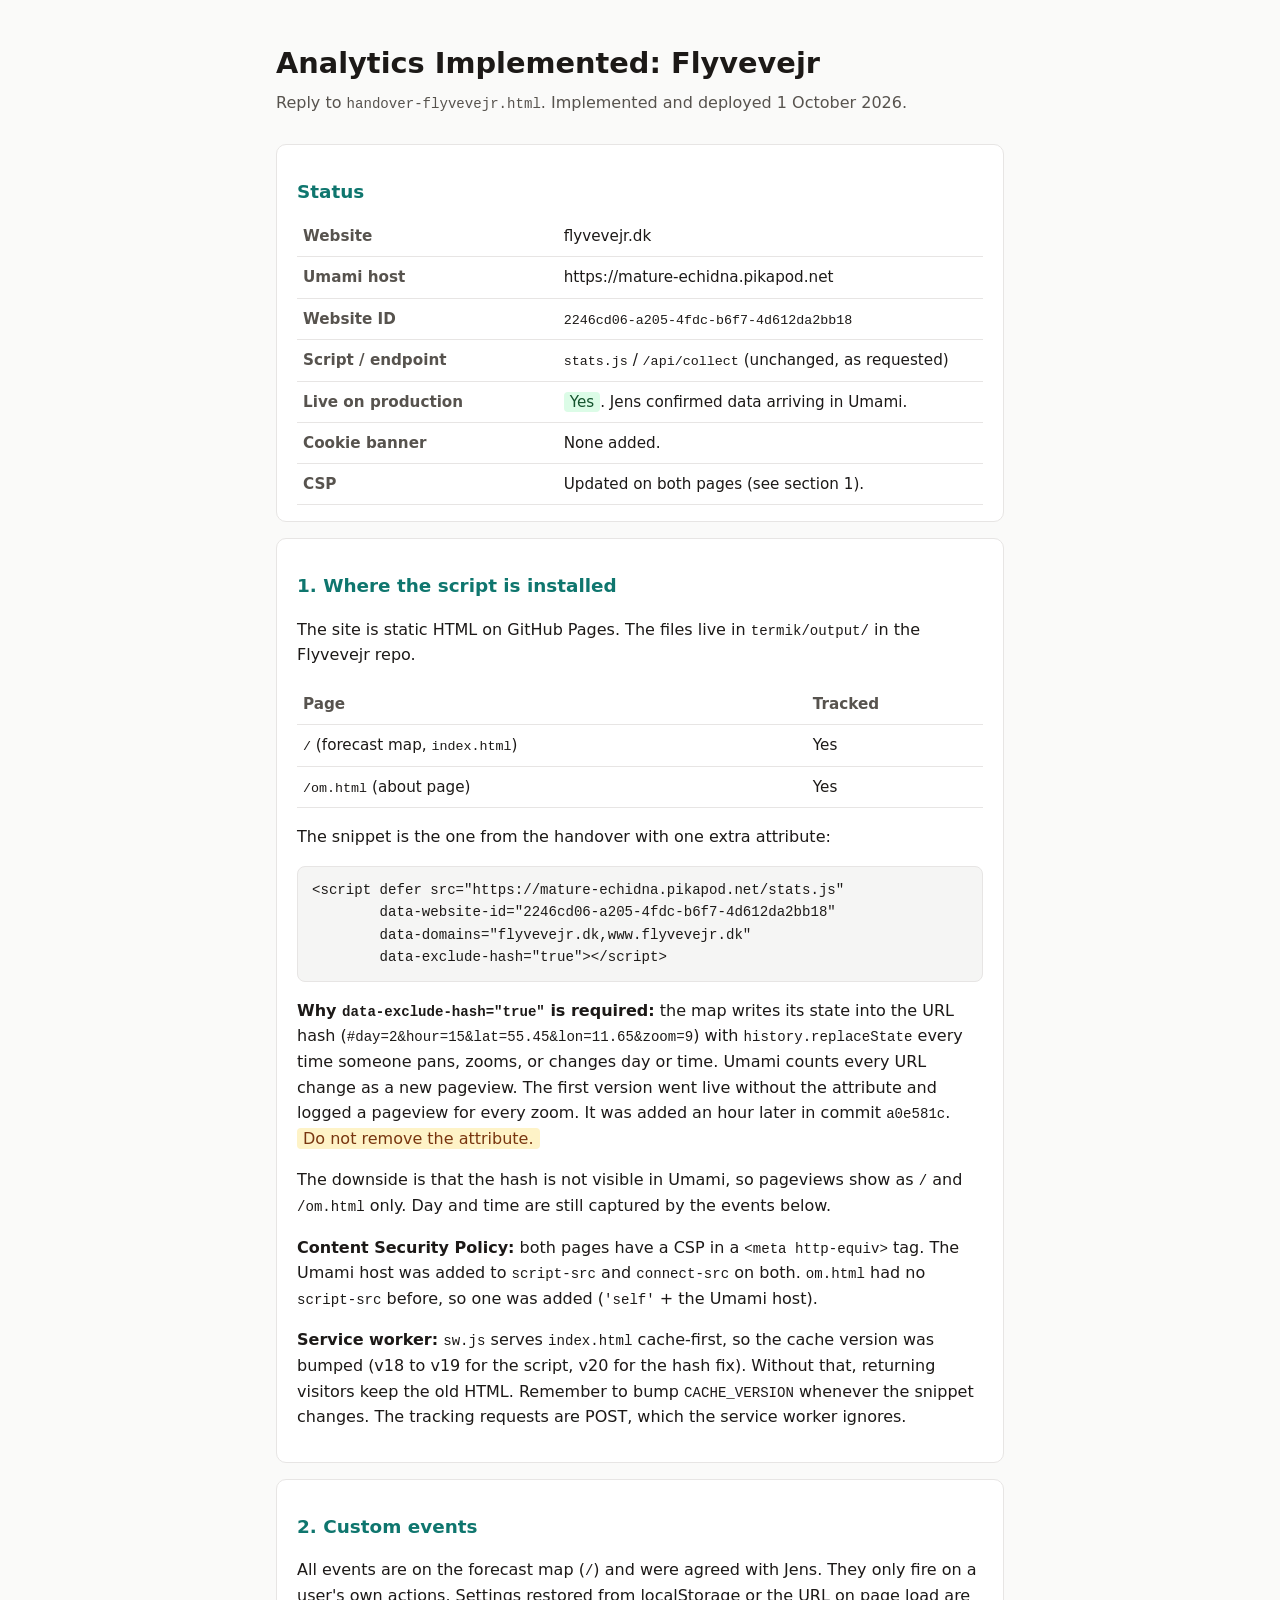
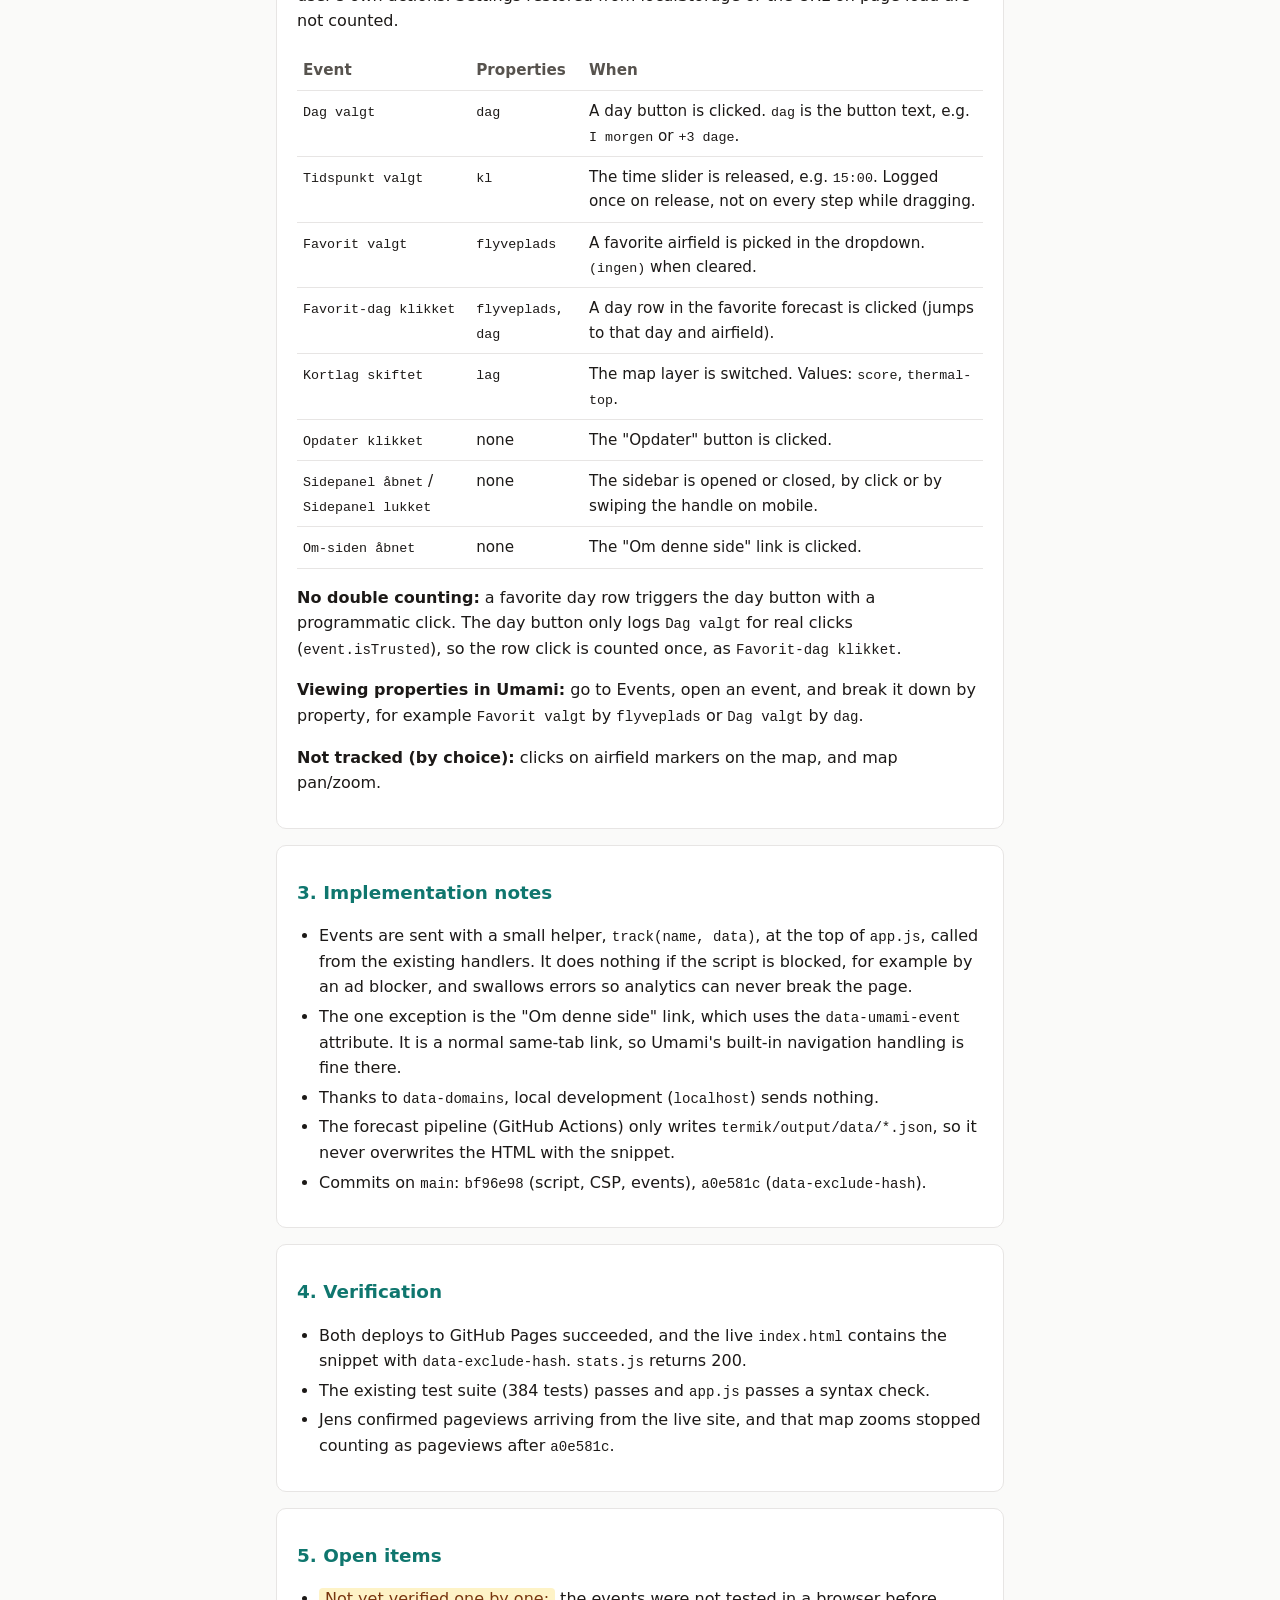
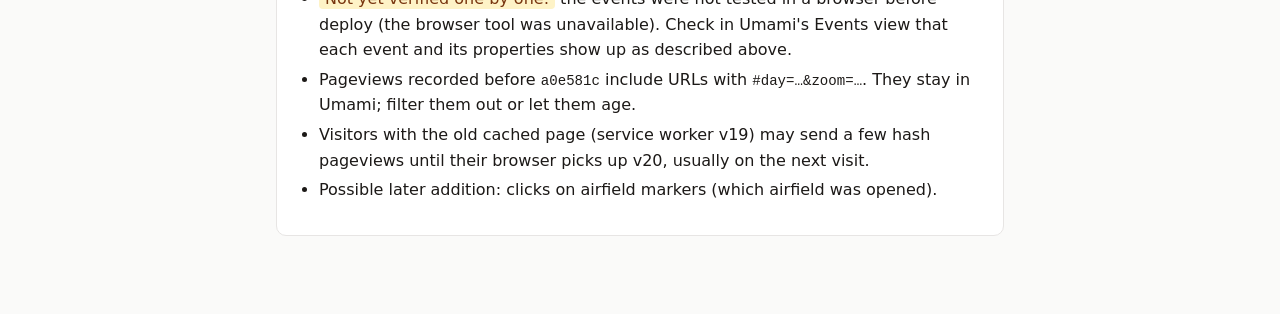
<file: docs/Referat/2026-10-01-umami-statistik.html>
<!doctype html>
<html lang="en">
<head>
<meta charset="utf-8">
<meta name="viewport" content="width=device-width, initial-scale=1">
<title>Flyvevejr Analytics Implemented</title>
<style>
  :root {
    --bg: #fafaf9; --fg: #1c1917; --muted: #57534e; --card: #ffffff;
    --border: #e7e5e4; --accent: #0f766e; --code-bg: #f5f5f4;
    --fill-bg: #fef3c7; --fill-fg: #78350f;
    --ok-bg: #dcfce7; --ok-fg: #14532d;
  }
  @media (prefers-color-scheme: dark) {
    :root {
      --bg: #1c1917; --fg: #f5f5f4; --muted: #a8a29e; --card: #292524;
      --border: #44403c; --accent: #5eead4; --code-bg: #1c1917;
      --fill-bg: #422006; --fill-fg: #fde68a;
      --ok-bg: #052e16; --ok-fg: #bbf7d0;
    }
  }
  * { box-sizing: border-box; }
  body {
    margin: 0; background: var(--bg); color: var(--fg);
    font: 16px/1.6 system-ui, -apple-system, "Segoe UI", sans-serif;
  }
  main { max-width: 760px; margin: 0 auto; padding: 40px 16px 64px; }
  h1 { font-size: 1.8rem; margin: 0 0 4px; }
  .meta { color: var(--muted); margin: 0 0 28px; }
  h2 { font-size: 1.15rem; margin: 28px 0 10px; color: var(--accent); }
  section {
    background: var(--card); border: 1px solid var(--border);
    border-radius: 10px; padding: 4px 20px 16px; margin-bottom: 16px;
  }
  .table-wrap { overflow-x: auto; }
  table { width: 100%; border-collapse: collapse; font-size: .95rem; }
  th, td { text-align: left; padding: 8px 6px; border-bottom: 1px solid var(--border); vertical-align: top; }
  th { color: var(--muted); font-weight: 600; }
  table.kv th { width: 38%; }
  code, pre { font-family: ui-monospace, Menlo, Consolas, monospace; font-size: .88em; }
  pre {
    background: var(--code-bg); border: 1px solid var(--border); border-radius: 8px;
    padding: 12px 14px; overflow-x: auto; white-space: pre;
  }
  .fill { background: var(--fill-bg); color: var(--fill-fg); padding: 1px 6px; border-radius: 4px; }
  .ok { background: var(--ok-bg); color: var(--ok-fg); padding: 1px 6px; border-radius: 4px; }
  ul, ol { padding-left: 22px; }
  li { margin: 4px 0; }
</style>
</head>
<body>
<main>
  <h1>Analytics Implemented: Flyvevejr</h1>
  <p class="meta">Reply to <code>handover-flyvevejr.html</code>. Implemented and deployed 1 October 2026.</p>

  <section>
    <h2>Status</h2>
    <table class="kv">
      <tr><th>Website</th><td>flyvevejr.dk</td></tr>
      <tr><th>Umami host</th><td>https://mature-echidna.pikapod.net</td></tr>
      <tr><th>Website ID</th><td><code>2246cd06-a205-4fdc-b6f7-4d612da2bb18</code></td></tr>
      <tr><th>Script / endpoint</th><td><code>stats.js</code> / <code>/api/collect</code> (unchanged, as requested)</td></tr>
      <tr><th>Live on production</th><td><span class="ok">Yes</span>. Jens confirmed data arriving in Umami.</td></tr>
      <tr><th>Cookie banner</th><td>None added.</td></tr>
      <tr><th>CSP</th><td>Updated on both pages (see section 1).</td></tr>
    </table>
  </section>

  <section>
    <h2>1. Where the script is installed</h2>
    <p>The site is static HTML on GitHub Pages. The files live in <code>termik/output/</code> in the Flyvevejr repo.</p>
    <table>
      <tr><th>Page</th><th>Tracked</th></tr>
      <tr><td><code>/</code> (forecast map, <code>index.html</code>)</td><td>Yes</td></tr>
      <tr><td><code>/om.html</code> (about page)</td><td>Yes</td></tr>
    </table>
    <p>The snippet is the one from the handover with one extra attribute:</p>
<pre>&lt;script defer src="https://mature-echidna.pikapod.net/stats.js"
        data-website-id="2246cd06-a205-4fdc-b6f7-4d612da2bb18"
        data-domains="flyvevejr.dk,www.flyvevejr.dk"
        data-exclude-hash="true"&gt;&lt;/script&gt;</pre>
    <p><strong>Why <code>data-exclude-hash="true"</code> is required:</strong> the map writes its
    state into the URL hash (<code>#day=2&amp;hour=15&amp;lat=55.45&amp;lon=11.65&amp;zoom=9</code>) with
    <code>history.replaceState</code> every time someone pans, zooms, or changes day or time. Umami
    counts every URL change as a new pageview. The first version went live without the attribute
    and logged a pageview for every zoom. It was added an hour later in commit <code>a0e581c</code>.
    <span class="fill">Do not remove the attribute.</span></p>
    <p>The downside is that the hash is not visible in Umami, so pageviews show as <code>/</code> and
    <code>/om.html</code> only. Day and time are still captured by the events below.</p>

    <p><strong>Content Security Policy:</strong> both pages have a CSP in a
    <code>&lt;meta http-equiv&gt;</code> tag. The Umami host was added to <code>script-src</code> and
    <code>connect-src</code> on both. <code>om.html</code> had no <code>script-src</code> before, so
    one was added (<code>'self'</code> + the Umami host).</p>

    <p><strong>Service worker:</strong> <code>sw.js</code> serves <code>index.html</code> cache-first,
    so the cache version was bumped (v18 to v19 for the script, v20 for the hash fix). Without that,
    returning visitors keep the old HTML. Remember to bump <code>CACHE_VERSION</code> whenever
    the snippet changes. The tracking requests are POST, which the service worker ignores.</p>
  </section>

  <section>
    <h2>2. Custom events</h2>
    <p>All events are on the forecast map (<code>/</code>) and were agreed with Jens. They only fire on a
    user's own actions. Settings restored from localStorage or the URL on page load are not counted.</p>
    <div class="table-wrap">
    <table>
      <tr><th>Event</th><th>Properties</th><th>When</th></tr>
      <tr><td><code>Dag valgt</code></td><td><code>dag</code></td>
          <td>A day button is clicked. <code>dag</code> is the button text, e.g. <code>I morgen</code> or <code>+3 dage</code>.</td></tr>
      <tr><td><code>Tidspunkt valgt</code></td><td><code>kl</code></td>
          <td>The time slider is released, e.g. <code>15:00</code>. Logged once on release, not on every step while dragging.</td></tr>
      <tr><td><code>Favorit valgt</code></td><td><code>flyveplads</code></td>
          <td>A favorite airfield is picked in the dropdown. <code>(ingen)</code> when cleared.</td></tr>
      <tr><td><code>Favorit-dag klikket</code></td><td><code>flyveplads</code>, <code>dag</code></td>
          <td>A day row in the favorite forecast is clicked (jumps to that day and airfield).</td></tr>
      <tr><td><code>Kortlag skiftet</code></td><td><code>lag</code></td>
          <td>The map layer is switched. Values: <code>score</code>, <code>thermal-top</code>.</td></tr>
      <tr><td><code>Opdater klikket</code></td><td>none</td>
          <td>The "Opdater" button is clicked.</td></tr>
      <tr><td><code>Sidepanel åbnet</code> / <code>Sidepanel lukket</code></td><td>none</td>
          <td>The sidebar is opened or closed, by click or by swiping the handle on mobile.</td></tr>
      <tr><td><code>Om-siden åbnet</code></td><td>none</td>
          <td>The "Om denne side" link is clicked.</td></tr>
    </table>
    </div>
    <p><strong>No double counting:</strong> a favorite day row triggers the day button with a
    programmatic click. The day button only logs <code>Dag valgt</code> for real clicks
    (<code>event.isTrusted</code>), so the row click is counted once, as <code>Favorit-dag klikket</code>.</p>
    <p><strong>Viewing properties in Umami:</strong> go to Events, open an event, and break it down by
    property, for example <code>Favorit valgt</code> by <code>flyveplads</code> or <code>Dag valgt</code> by <code>dag</code>.</p>
    <p><strong>Not tracked (by choice):</strong> clicks on airfield markers on the map, and map pan/zoom.</p>
  </section>

  <section>
    <h2>3. Implementation notes</h2>
    <ul>
      <li>Events are sent with a small helper, <code>track(name, data)</code>, at the top of
      <code>app.js</code>, called from the existing handlers. It does nothing if the script is
      blocked, for example by an ad blocker, and swallows errors so analytics can never break the page.</li>
      <li>The one exception is the "Om denne side" link, which uses the <code>data-umami-event</code>
      attribute. It is a normal same-tab link, so Umami's built-in navigation handling is fine there.</li>
      <li>Thanks to <code>data-domains</code>, local development (<code>localhost</code>) sends nothing.</li>
      <li>The forecast pipeline (GitHub Actions) only writes <code>termik/output/data/*.json</code>,
      so it never overwrites the HTML with the snippet.</li>
      <li>Commits on <code>main</code>: <code>bf96e98</code> (script, CSP, events),
      <code>a0e581c</code> (<code>data-exclude-hash</code>).</li>
    </ul>
  </section>

  <section>
    <h2>4. Verification</h2>
    <ul>
      <li>Both deploys to GitHub Pages succeeded, and the live <code>index.html</code> contains the
      snippet with <code>data-exclude-hash</code>. <code>stats.js</code> returns 200.</li>
      <li>The existing test suite (384 tests) passes and <code>app.js</code> passes a syntax check.</li>
      <li>Jens confirmed pageviews arriving from the live site, and that map zooms stopped
      counting as pageviews after <code>a0e581c</code>.</li>
    </ul>
  </section>

  <section>
    <h2>5. Open items</h2>
    <ul>
      <li><span class="fill">Not yet verified one by one:</span> the events were not tested in a
      browser before deploy (the browser tool was unavailable). Check in Umami's Events view that
      each event and its properties show up as described above.</li>
      <li>Pageviews recorded before <code>a0e581c</code> include URLs with
      <code>#day=…&amp;zoom=…</code>. They stay in Umami; filter them out or let them age.</li>
      <li>Visitors with the old cached page (service worker v19) may send a few hash pageviews until
      their browser picks up v20, usually on the next visit.</li>
      <li>Possible later addition: clicks on airfield markers (which airfield was opened).</li>
    </ul>
  </section>
</main>
</body>
</html>
</file>
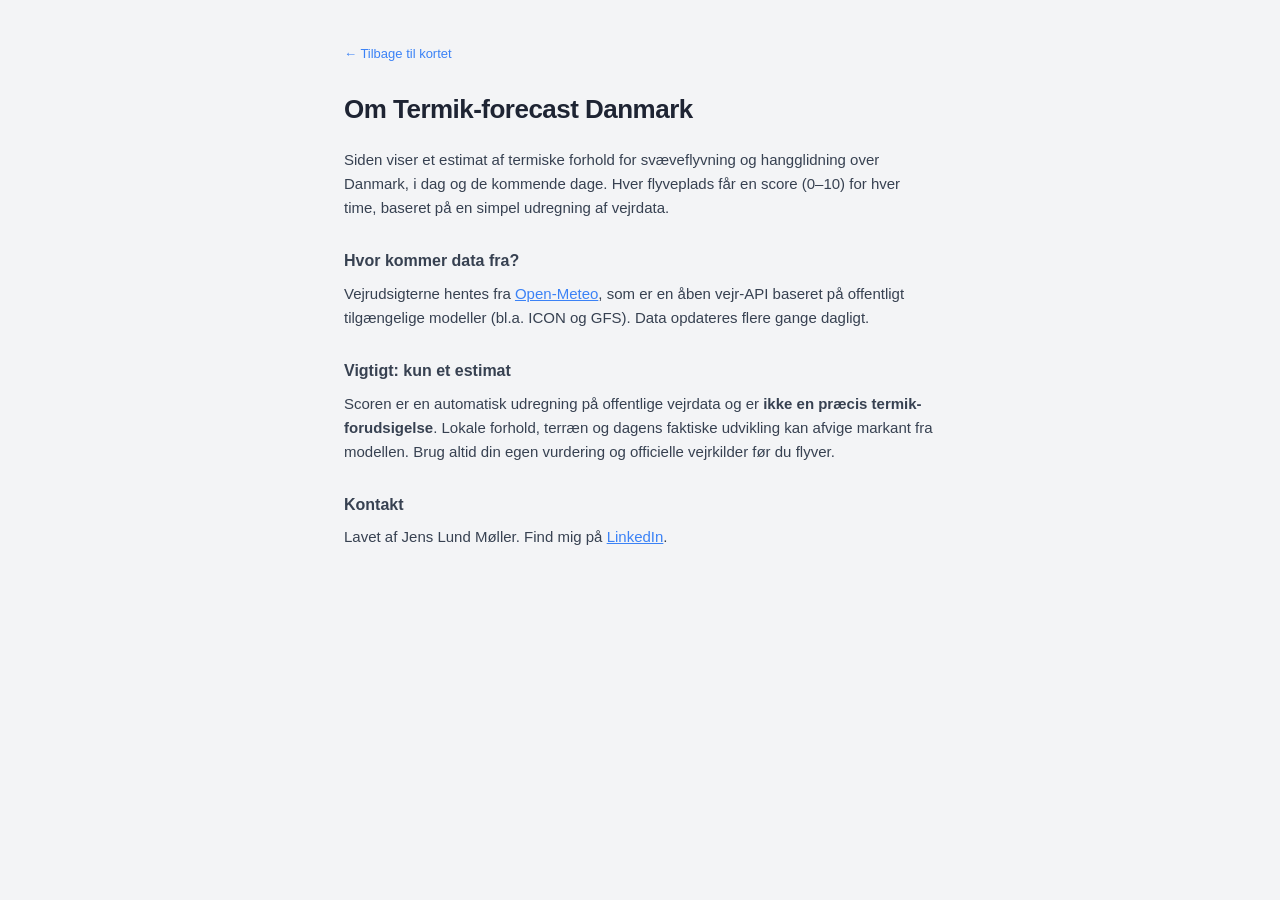
<file: termik/output/om.html>
<!DOCTYPE html>
<html lang="da">
<head>
    <meta charset="UTF-8">
    <meta name="viewport" content="width=device-width, initial-scale=1.0">
    <title>Om Termik-forecast Danmark</title>
    <meta http-equiv="Content-Security-Policy" content="default-src 'self'; script-src 'self' https://mature-echidna.pikapod.net; style-src 'self' 'unsafe-inline'; img-src 'self' data:; font-src 'self'; connect-src 'self' https://mature-echidna.pikapod.net; object-src 'none'; base-uri 'self'; frame-ancestors 'none'">
    <meta name="referrer" content="no-referrer">
    <link rel="icon" href="data:image/svg+xml,<svg xmlns=%22http://www.w3.org/2000/svg%22 viewBox=%220 0 100 100%22><text y=%22.9em%22 font-size=%2290%22>🛩️</text></svg>">
    <link rel="stylesheet" href="style.css" />
    <script defer src="https://mature-echidna.pikapod.net/stats.js"
            data-website-id="2246cd06-a205-4fdc-b6f7-4d612da2bb18"
            data-domains="flyvevejr.dk,www.flyvevejr.dk"
            data-exclude-hash="true"></script>
</head>
<body class="om-page">
    <main class="om-container">
        <a href="index.html" class="om-back">&larr; Tilbage til kortet</a>
        <h1>Om Termik-forecast Danmark</h1>

        <p>Siden viser et estimat af termiske forhold for svæveflyvning og hangglidning over Danmark, i dag og de kommende dage. Hver flyveplads får en score (0–10) for hver time, baseret på en simpel udregning af vejrdata.</p>

        <h2>Hvor kommer data fra?</h2>
        <p>Vejrudsigterne hentes fra <a href="https://open-meteo.com" target="_blank" rel="noopener noreferrer">Open-Meteo</a>, som er en åben vejr-API baseret på offentligt tilgængelige modeller (bl.a. ICON og GFS). Data opdateres flere gange dagligt.</p>

        <h2>Vigtigt: kun et estimat</h2>
        <p>Scoren er en automatisk udregning på offentlige vejrdata og er <strong>ikke en præcis termik-forudsigelse</strong>. Lokale forhold, terræn og dagens faktiske udvikling kan afvige markant fra modellen. Brug altid din egen vurdering og officielle vejrkilder før du flyver.</p>

        <h2>Kontakt</h2>
        <p>Lavet af Jens Lund Møller. Find mig på <a href="https://www.linkedin.com/in/jenslundmoller/" target="_blank" rel="noopener noreferrer">LinkedIn</a>.</p>
    </main>
</body>
</html>
</file>
<file: termik/output/style.css>
/* === CSS Variables === */
:root {
    --score-0: #1e3c96;
    --score-3: #6496dc;
    --score-5: #f0dc32;
    --score-7: #f08c1e;
    --score-10: #dc1e1e;

    --controls-bg: rgba(30, 36, 50, 0.92);
    --sidebar-bg: rgba(255, 255, 255, 0.95);
    --pill-bg: rgba(255, 255, 255, 0.12);
    --pill-active: #3b82f6;
    --text-light: #e8ecf2;
    --text-dark: #1e2433;
    --border-color: rgba(255, 255, 255, 0.15);
}

/* === Reset === */
*, *::before, *::after {
    box-sizing: border-box;
    margin: 0;
    padding: 0;
}

html, body {
    width: 100%;
    height: 100%;
    overflow: hidden;
    font-family: -apple-system, BlinkMacSystemFont, "Segoe UI", Roboto, "Helvetica Neue", Arial, sans-serif;
}

/* === Map === */
#map {
    width: 100vw;
    height: 100vh;
    position: absolute;
    top: 0;
    left: 0;
    z-index: 1;
}

/* Day buttons */
#day-buttons {
    display: flex;
    gap: 6px;
    justify-content: flex-start;
    margin-bottom: 12px;
    flex-wrap: wrap;
}

#uncertainty-note,
#coverage-note {
    font-size: 11px;
    color: #b45309;
    background: #fef3c7;
    border-radius: 8px;
    padding: 6px 10px;
    margin-bottom: 10px;
}

.day-btn {
    background: #f3f4f6;
    color: var(--text-dark);
    border: 1px solid #e5e7eb;
    padding: 6px 12px;
    border-radius: 20px;
    font-size: 12px;
    font-weight: 500;
    cursor: pointer;
    transition: all 0.2s ease;
    white-space: nowrap;
}

.day-btn:hover {
    background: #e5e7eb;
}

.day-btn.active {
    background: var(--pill-active);
    border-color: var(--pill-active);
    color: #fff;
    box-shadow: 0 2px 8px rgba(59, 130, 246, 0.4);
}

/* Time slider */
#time-control {
    display: flex;
    align-items: center;
    gap: 12px;
    margin-bottom: 10px;
}

#time-slider {
    flex: 1;
    -webkit-appearance: none;
    appearance: none;
    height: 6px;
    border-radius: 3px;
    background: #e5e7eb;
    outline: none;
}

#time-slider::-webkit-slider-thumb {
    -webkit-appearance: none;
    appearance: none;
    width: 20px;
    height: 20px;
    border-radius: 50%;
    background: var(--pill-active);
    cursor: pointer;
    border: 2px solid #fff;
    box-shadow: 0 2px 6px rgba(0, 0, 0, 0.3);
}

#time-slider::-moz-range-thumb {
    width: 20px;
    height: 20px;
    border-radius: 50%;
    background: var(--pill-active);
    cursor: pointer;
    border: 2px solid #fff;
    box-shadow: 0 2px 6px rgba(0, 0, 0, 0.3);
}

#time-display {
    font-size: 18px;
    font-weight: 700;
    font-variant-numeric: tabular-nums;
    min-width: 50px;
    text-align: right;
    color: var(--text-dark);
}

/* Update info */
#update-row {
    display: flex;
    align-items: center;
    gap: 8px;
}

#update-info {
    font-size: 11px;
    opacity: 0.6;
    text-align: left;
    color: var(--text-dark);
}

#refresh-btn {
    display: inline-flex;
    align-items: center;
    gap: 4px;
    font-size: 11px;
    font-weight: 600;
    color: #374151;
    background: #f3f4f6;
    border: 1px solid #e5e7eb;
    border-radius: 7px;
    padding: 3px 9px;
    cursor: pointer;
}

#refresh-btn:hover { background: #e5e7eb; }

#refresh-btn:focus-visible {
    outline: 2px solid #2563eb;
    outline-offset: 1px;
}

.refresh-icon { display: inline-block; font-size: 12px; }

#refresh-btn.refreshing .refresh-icon {
    animation: refresh-spin 0.9s linear infinite;
}

@keyframes refresh-spin {
    from { transform: rotate(0deg); }
    to { transform: rotate(360deg); }
}

@media (prefers-reduced-motion: reduce) {
    #refresh-btn.refreshing .refresh-icon { animation: none; opacity: 0.4; }
}

/* === Sidebar === */
#sidebar {
    position: fixed;
    top: 0;
    right: 0;
    width: 300px;
    height: 100vh;
    z-index: 1000;
    background: var(--sidebar-bg);
    backdrop-filter: blur(12px);
    -webkit-backdrop-filter: blur(12px);
    box-shadow: -4px 0 24px rgba(0, 0, 0, 0.15);
    transition: transform 0.3s ease;
    color: var(--text-dark);
    overflow: visible;
}

.sidebar-content {
    height: 100%;
    overflow-y: auto;
    padding: 20px 16px;
}

#sidebar.collapsed {
    transform: translateX(300px);
}

#sidebar h2 {
    font-size: 16px;
    font-weight: 700;
    margin-bottom: 14px;
    color: #374151;
    letter-spacing: -0.02em;
}

#sidebar-toggle {
    position: absolute;
    left: -28px;
    top: 50%;
    transform: translateY(-50%);
    width: 28px;
    height: 48px;
    background: var(--sidebar-bg);
    border-radius: 8px 0 0 8px;
    display: flex;
    align-items: center;
    justify-content: center;
    cursor: pointer;
    font-size: 12px;
    color: #6b7280;
    box-shadow: -2px 0 8px rgba(0, 0, 0, 0.1);
    transition: background 0.2s;
}

#sidebar-toggle:hover {
    background: #f3f4f6;
}

#sidebar.collapsed #sidebar-toggle {
    /* Flip arrow when collapsed */
    transform: translateY(-50%) scaleX(-1);
}

/* === Favorite section === */
#favorite-section {
    margin-top: 20px;
    padding-top: 16px;
    border-top: 1px solid #e5e7eb;
}

/* === Layer (kortlag) section === */
#layer-section {
    margin-top: 20px;
    padding-top: 16px;
    border-top: 1px solid #e5e7eb;
}

.layer-options {
    display: flex;
    flex-direction: column;
    gap: 6px;
    margin-bottom: 10px;
}

.layer-option {
    display: flex;
    align-items: center;
    gap: 8px;
    font-size: 13px;
    color: var(--text-dark);
    cursor: pointer;
}

.layer-option input[type="radio"] {
    margin: 0;
    cursor: pointer;
}

#layer-legend {
    margin-top: 4px;
}

.legend-bar {
    height: 10px;
    border-radius: 3px;
}

.legend-thermal {
    /* Stops match THERMAL_TOP_STOPS in app.js (0–2500 m, non-equidistant) */
    background: linear-gradient(to right,
        rgb(110,110,120) 0%,
        rgb(120,60,170) 12%,
        rgb(215,55,150) 24%,
        rgb(245,125,40) 36%,
        rgb(245,215,50) 48%,
        rgb(110,200,70) 60%,
        rgb(35,150,75) 80%,
        rgb(15,95,60) 100%);
}

.legend-score {
    /* Stops match COLOR_STOPS in app.js (0, 3, 5, 7, 10 — non-equidistant) */
    background: linear-gradient(to right,
        rgb(30,60,150) 0%,
        rgb(100,150,220) 30%,
        rgb(240,220,50) 50%,
        rgb(240,140,30) 70%,
        rgb(220,30,30) 100%);
}

.legend-labels {
    display: flex;
    justify-content: space-between;
    font-size: 11px;
    color: var(--text-muted, #6b7280);
    margin-top: 3px;
}

#favorite-select {
    width: 100%;
    padding: 8px 10px;
    border-radius: 8px;
    border: 1px solid #e5e7eb;
    background: #fff;
    font-size: 13px;
    color: var(--text-dark);
    margin-bottom: 12px;
    cursor: pointer;
}

#favorite-select:focus {
    outline: none;
    border-color: var(--pill-active);
}

.fav-header {
    font-size: 11px;
    color: #9ca3af;
    text-transform: uppercase;
    letter-spacing: 0.04em;
    margin-bottom: 6px;
}

.fav-list {
    display: flex;
    flex-direction: column;
    gap: 4px;
}

.fav-row {
    display: flex;
    align-items: center;
    gap: 10px;
    padding: 8px 10px;
    background: #f9fafb;
    border-radius: 8px;
    border: 1px solid transparent;
    cursor: pointer;
    transition: background 0.15s, border-color 0.15s;
}

.fav-row:hover {
    background: #f0f4ff;
}

.fav-row.active {
    border-color: var(--pill-active);
    background: #eff6ff;
}

.fav-day {
    flex: 1;
    font-size: 13px;
    font-weight: 500;
    color: #374151;
}

.fav-hour {
    font-size: 12px;
    color: #6b7280;
    font-variant-numeric: tabular-nums;
}

.fav-score {
    font-size: 13px;
    font-weight: 700;
    color: #fff;
    padding: 3px 10px;
    border-radius: 12px;
    min-width: 34px;
    text-align: center;
}

/* === About link === */
#about-link {
    margin-top: 20px;
    padding-top: 14px;
    border-top: 1px solid #e5e7eb;
    text-align: center;
}

#about-link a {
    font-size: 12px;
    color: #6b7280;
    text-decoration: none;
}

#about-link a:hover {
    color: var(--pill-active);
    text-decoration: underline;
}

/* === Om-side === */
body.om-page {
    overflow: auto;
    background: #f3f4f6;
    color: var(--text-dark);
}

.om-container {
    max-width: 640px;
    margin: 0 auto;
    padding: 40px 24px 60px;
    line-height: 1.6;
}

.om-back {
    display: inline-block;
    margin-bottom: 24px;
    font-size: 13px;
    color: var(--pill-active);
    text-decoration: none;
}

.om-back:hover {
    text-decoration: underline;
}

.om-container h1 {
    font-size: 26px;
    font-weight: 700;
    margin-bottom: 18px;
    letter-spacing: -0.02em;
}

.om-container h2 {
    font-size: 16px;
    font-weight: 700;
    margin-top: 28px;
    margin-bottom: 8px;
    color: #374151;
}

.om-container p {
    font-size: 15px;
    color: #374151;
    margin-bottom: 12px;
}

.om-container a {
    color: var(--pill-active);
}

/* === Popup === */
.termik-popup .leaflet-popup-content-wrapper {
    border-radius: 14px;
    box-shadow: 0 8px 32px rgba(0, 0, 0, 0.18);
    padding: 0;
    overflow: hidden;
}

.termik-popup .leaflet-popup-content {
    margin: 0;
    min-width: 280px;
}

.termik-popup .leaflet-popup-tip {
    box-shadow: 0 4px 12px rgba(0, 0, 0, 0.12);
}

.popup-content {
    padding: 16px;
    font-size: 13px;
    color: #1e2433;
}

.popup-content h3 {
    font-size: 15px;
    font-weight: 700;
    margin-bottom: 8px;
    color: #111827;
}

.popup-limit {
    font-size: 12px;
    color: #92400e;
    background: #fef3c7;
    border-radius: 4px;
    padding: 4px 8px;
    margin: -6px 0 12px;
}

.popup-comment {
    font-size: 12px;
    color: #6b7280;
    line-height: 1.5;
    margin-bottom: 12px;
    border-left: 3px solid #e5e7eb;
    padding-left: 10px;
}


/* === Popup redesign 2026-08-26 === */
.popup-bigscore {
    display: flex;
    align-items: center;
    gap: 12px;
    margin-bottom: 10px;
}

.popup-ring {
    width: 58px;
    height: 58px;
    flex: 0 0 58px;
    border-radius: 50%;
    position: relative;
}

.popup-ring i {
    position: absolute;
    inset: 6px;
    border-radius: 50%;
    display: grid;
    place-items: center;
    font-style: normal;
    font-weight: 800;
    font-size: 17px;
    color: #fff;
    text-shadow: 0 1px 2px rgba(0, 0, 0, 0.25);
}

.popup-window {
    font-size: 13px;
    font-weight: 600;
    color: #111827;
    line-height: 1.35;
}

.popup-window small {
    display: block;
    color: #6b7280;
    font-weight: 400;
    font-size: 11px;
}

.popup-seclabel {
    font-size: 10px;
    font-weight: 700;
    letter-spacing: 0.1em;
    text-transform: uppercase;
    color: #6b7280;
    margin: 13px 0 6px;
    border-top: 1px solid #e5e7eb;
    padding-top: 9px;
}

.popup-seclabel.first {
    border-top: none;
    padding-top: 0;
    margin-top: 8px;
}

.popup-heroes {
    display: grid;
    grid-template-columns: 1fr 1fr 1fr;
    gap: 7px;
    margin-top: 12px;
}

.popup-hero {
    background: #f3f4f6;
    border-radius: 9px;
    padding: 7px 9px 6px;
}

.popup-hero span {
    display: block;
    font-size: 9px;
    font-weight: 600;
    letter-spacing: 0.07em;
    text-transform: uppercase;
    color: #6b7280;
}

.popup-hero b {
    display: block;
    font-size: 15px;
    font-weight: 800;
    color: #111827;
    letter-spacing: -0.01em;
    white-space: nowrap;
}

.popup-hero small {
    display: block;
    font-size: 10px;
    color: #6b7280;
    margin-top: 1px;
    white-space: nowrap;
}

.popup-kv {
    display: flex;
    justify-content: space-between;
    gap: 8px;
    padding: 2px 0;
    font-size: 12px;
}

.popup-kv span:first-child { color: #6b7280; }
.popup-kv span:last-child { font-weight: 600; color: #374151; }

/* Højdeakse */
.popup-termgrid {
    display: grid;
    grid-template-columns: 140px 1fr;
    gap: 12px;
    align-items: end;
}

.popup-alt {
    position: relative;
    height: 210px;
    border-left: 1px solid #e5e7eb;
    margin-left: 30px;
}

.alt-tick {
    position: absolute;
    left: -30px;
    width: 26px;
    text-align: right;
    font-size: 9px;
    color: #9ca3af;
    transform: translateY(50%);
    font-variant-numeric: tabular-nums;
}

.alt-thermcol {
    position: absolute;
    left: 9px;
    width: 27px;
    bottom: 0;
    border-radius: 6px 6px 0 0;
    background: linear-gradient(to top, #e2703a, rgba(226, 112, 58, 0.3));
}

.alt-cloudband {
    position: absolute;
    left: 0;
    right: 0;
    top: 0;
    height: 9%;
    border-radius: 4px;
    background: #c7d8e8;
}

.alt-hline {
    position: absolute;
    left: 3px;
    right: 0;
}

.alt-hline.base { border-top: 2px dashed #16679f; }
.alt-hline.bl { border-top: 1px dotted #7b8a99; }

.alt-lab {
    position: absolute;
    left: 42px;
    font-size: 10px;
    font-weight: 600;
    background: rgba(255, 255, 255, 0.9);
    padding: 0 3px;
    line-height: 1.4;
    white-space: nowrap;
}

.alt-lab.top { left: 0; color: #e2703a; font-weight: 700; }
.alt-lab.base { color: #16679f; }
.alt-lab.bl { color: #7b8a99; }
.alt-lab.cirrus { top: 3%; left: 4px; color: #6b7280; }

/* Lapse-måler */
.popup-gauge { margin: 2px 0 8px; }

.gauge-lab {
    display: flex;
    justify-content: space-between;
    font-size: 11px;
    color: #6b7280;
    margin-bottom: 3px;
}

.gauge-lab b { color: #111827; font-weight: 700; }

.gauge-track {
    position: relative;
    height: 8px;
    display: flex;
}

.gauge-track i { height: 100%; }
.gauge-track i:first-child { border-radius: 4px 0 0 4px; }
.gauge-track i:last-child { border-radius: 0 4px 4px 0; }

.gauge-mark {
    position: absolute;
    top: -3px;
    width: 3px;
    height: 14px;
    background: #111827;
    border-radius: 2px;
    transform: translateX(-50%);
}

.gauge-zones {
    display: flex;
    justify-content: space-between;
    font-size: 9px;
    color: #9ca3af;
    margin-top: 2px;
}

/* Spread-termometer */
.popup-temprow {
    position: relative;
    height: 34px;
    margin-top: 4px;
}

.temp-track {
    position: absolute;
    left: 0;
    right: 0;
    top: 13px;
    height: 8px;
    border-radius: 4px;
    background: #eceef1;
}

.temp-band {
    position: absolute;
    top: 13px;
    height: 8px;
    border-radius: 4px;
    background: linear-gradient(90deg, #5a8fc0, #e2703a);
}

.temp-pt {
    position: absolute;
    top: 23px;
    transform: translateX(-50%);
    font-size: 10px;
    font-weight: 700;
    white-space: nowrap;
    font-variant-numeric: tabular-nums;
}

.temp-pt.dew { color: #5a8fc0; }
.temp-pt.tmp { color: #e2703a; }

.temp-spread {
    position: absolute;
    top: 0;
    transform: translateX(-50%);
    font-size: 10px;
    color: #6b7280;
    white-space: nowrap;
}

.temp-spread b { color: #111827; }

.temp-ticks {
    display: flex;
    justify-content: space-between;
    font-size: 9px;
    color: #9ca3af;
    margin-top: 1px;
}

/* Vind */
.popup-windgrid {
    display: grid;
    grid-template-columns: 96px 1fr;
    gap: 10px;
    align-items: center;
}

.popup-compass { width: 96px; height: 96px; }

.compass-pt {
    font-size: 9px;
    fill: #9ca3af;
    font-weight: 600;
    font-family: inherit;
}

.wind-rows { min-width: 0; }

.wind-row {
    display: grid;
    grid-template-columns: 34px 1fr;
    gap: 7px;
    align-items: center;
    padding: 2.5px 0;
}

.wind-h {
    font-size: 10px;
    color: #6b7280;
    text-align: right;
    font-variant-numeric: tabular-nums;
}

.wind-bar {
    position: relative;
    height: 10px;
}

.wind-bar i {
    position: absolute;
    left: 0;
    top: 0;
    bottom: 0;
    border-radius: 5px;
    background: linear-gradient(90deg, rgba(22, 103, 159, 0.45), #16679f);
}

.wind-bar b {
    position: absolute;
    top: -2px;
    font-size: 10px;
    font-weight: 700;
    color: #374151;
    white-space: nowrap;
    font-variant-numeric: tabular-nums;
}

.wind-gust {
    position: absolute;
    top: -3px;
    width: 2px;
    height: 15px;
    background: #e2703a;
    border-radius: 2px;
}

.wind-gustlab {
    position: absolute;
    top: -3px;
    font-size: 9px;
    color: #e2703a;
    font-weight: 700;
    white-space: nowrap;
}

/* Himmel og sol */
.cloud-row {
    display: grid;
    grid-template-columns: 42px 1fr 38px;
    align-items: center;
    gap: 8px;
    padding: 2px 0;
    font-size: 12px;
}

.cloud-lab { color: #6b7280; }

.cloud-pct {
    text-align: right;
    font-weight: 600;
    color: #374151;
    font-variant-numeric: tabular-nums;
}

.cloud-bar {
    height: 8px;
    border-radius: 4px;
    background: #eceef1;
    overflow: hidden;
}

.cloud-bar i {
    display: block;
    height: 100%;
    border-radius: 4px;
}

/* Day chart in popup */

.day-chart {
    display: flex;
    align-items: flex-end;
    gap: 2px;
    height: 50px;
    padding: 0 2px;
}

.chart-bar {
    flex: 1;
    min-width: 4px;
    border-radius: 2px 2px 0 0;
    transition: opacity 0.15s;
    opacity: 0.7;
}

.chart-bar.active {
    opacity: 1;
    outline: 2px solid #111;
    outline-offset: -1px;
    border-radius: 2px;
}

.chart-labels {
    display: flex;
    justify-content: space-between;
    font-size: 10px;
    color: #9ca3af;
    margin-top: 2px;
    padding: 0 2px;
}

/* === Loading / Error === */
.loading-overlay {
    position: fixed;
    inset: 0;
    z-index: 9999;
    background: rgba(30, 36, 50, 0.95);
    display: flex;
    flex-direction: column;
    align-items: center;
    justify-content: center;
    color: #e8ecf2;
    font-size: 16px;
    gap: 16px;
}

.loading-spinner {
    width: 40px;
    height: 40px;
    border: 3px solid rgba(255, 255, 255, 0.2);
    border-top-color: var(--pill-active);
    border-radius: 50%;
    animation: spin 0.8s linear infinite;
}

@keyframes spin {
    to { transform: rotate(360deg); }
}

.error-message {
    position: fixed;
    inset: 0;
    z-index: 9999;
    background: rgba(30, 36, 50, 0.95);
    display: flex;
    flex-direction: column;
    align-items: center;
    justify-content: center;
    color: #e8ecf2;
    text-align: center;
    padding: 20px;
}

.error-message h1 {
    font-size: 22px;
    margin-bottom: 12px;
    color: #f87171;
}

.error-message p {
    font-size: 14px;
    color: #9ca3af;
    max-width: 500px;
    line-height: 1.6;
}

/* === Mobile === */
@media (max-width: 768px) {
    .day-btn {
        padding: 5px 12px;
        font-size: 12px;
    }

    #time-display {
        font-size: 15px;
        min-width: 42px;
    }

    /* Sidebar becomes bottom sheet with slide-up behavior */
    #sidebar {
        top: auto;
        bottom: 0;
        left: 0;
        right: 0;
        width: 100%;
        height: auto;
        max-height: 40vh;
        border-radius: 16px 16px 0 0;
        box-shadow: 0 -4px 24px rgba(0, 0, 0, 0.15);
        transition: max-height 0.3s ease;
        overflow: visible;
    }

    .sidebar-content {
        max-height: 40vh;
        padding: 14px 16px;
        transition: max-height 0.3s ease;
    }

    #sidebar.expanded .sidebar-content {
        max-height: 85vh;
    }

    #sidebar.expanded {
        max-height: 85vh;
    }

    /* Desktop-style collapse is disabled on mobile */
    #sidebar.collapsed {
        transform: none;
    }

    /* On mobile, favorite section is hidden until sidebar is expanded */
    #favorite-section {
        display: none;
    }

    #sidebar.expanded #favorite-section {
        display: block;
    }

    /* Same pattern for the layer (kortlag) section */
    #layer-section {
        display: none;
    }

    #sidebar.expanded #layer-section {
        display: block;
    }

    #sidebar-toggle {
        left: 50%;
        top: -24px;
        transform: translateX(-50%);
        width: 56px;
        height: 24px;
        border-radius: 8px 8px 0 0;
        touch-action: none;
    }

    /* Replace arrow with a horizontal drag handle on mobile */
    #sidebar-toggle {
        font-size: 0;
    }

    #sidebar-toggle::before {
        content: "";
        display: block;
        width: 32px;
        height: 4px;
        border-radius: 2px;
        background: #9ca3af;
    }

    #sidebar h2 {
        font-size: 14px;
        margin-bottom: 8px;
    }

    .termik-popup .leaflet-popup-content {
        min-width: 240px;
    }

    .popup-termgrid {
        grid-template-columns: 118px 1fr;
    }
}

/* === Weather widget (current conditions for favorite airfield) === */
.ww-wrap {
    width: 218px;
    border-radius: 16px;
    overflow: hidden;
    background: whitesmoke;
    box-shadow: 0 2px 10px rgba(0, 0, 0, 0.3);
    color: #222;
    font-size: 14px;
    line-height: 1.2;
    cursor: default;
}

.ww-wrap.ww-hidden {
    display: none;
}

.ww-main {
    display: grid;
    grid-template-columns: 58px 1fr;
    align-items: center;
    gap: 8px;
    padding: 10px 14px;
    transition: background 0.3s ease;
}

.ww-wrap:hover .ww-main {
    background: #ffe87c;
}

.ww-icon {
    width: 54px;
    height: 54px;
    display: flex;
}

.ww-temp {
    font-size: 1.7em;
    font-weight: 600;
    line-height: 1;
}

.ww-place {
    font-size: 0.74em;
    color: #555;
    margin-top: 3px;
}

.ww-details {
    display: grid;
    grid-template-columns: 1fr 1fr;
    gap: 4px 12px;
    background: #fff;
    max-height: 0;
    opacity: 0;
    padding: 0 16px;
    overflow: hidden;
    transition: max-height 0.35s ease, opacity 0.25s ease, padding 0.35s ease;
}

.ww-wrap:hover .ww-details {
    max-height: 220px;
    opacity: 1;
    padding: 10px 16px;
}

.ww-stat span {
    display: block;
    font-size: 0.7em;
    color: #6b7280;
}

.ww-stat b {
    font-size: 0.92em;
    font-weight: 600;
}

.ww-bar {
    text-align: center;
    font-weight: 600;
    font-size: 0.85em;
    padding: 6px 8px;
}

@media (max-width: 768px) {
    .ww-wrap {
        display: none !important;
    }
}
</file>
